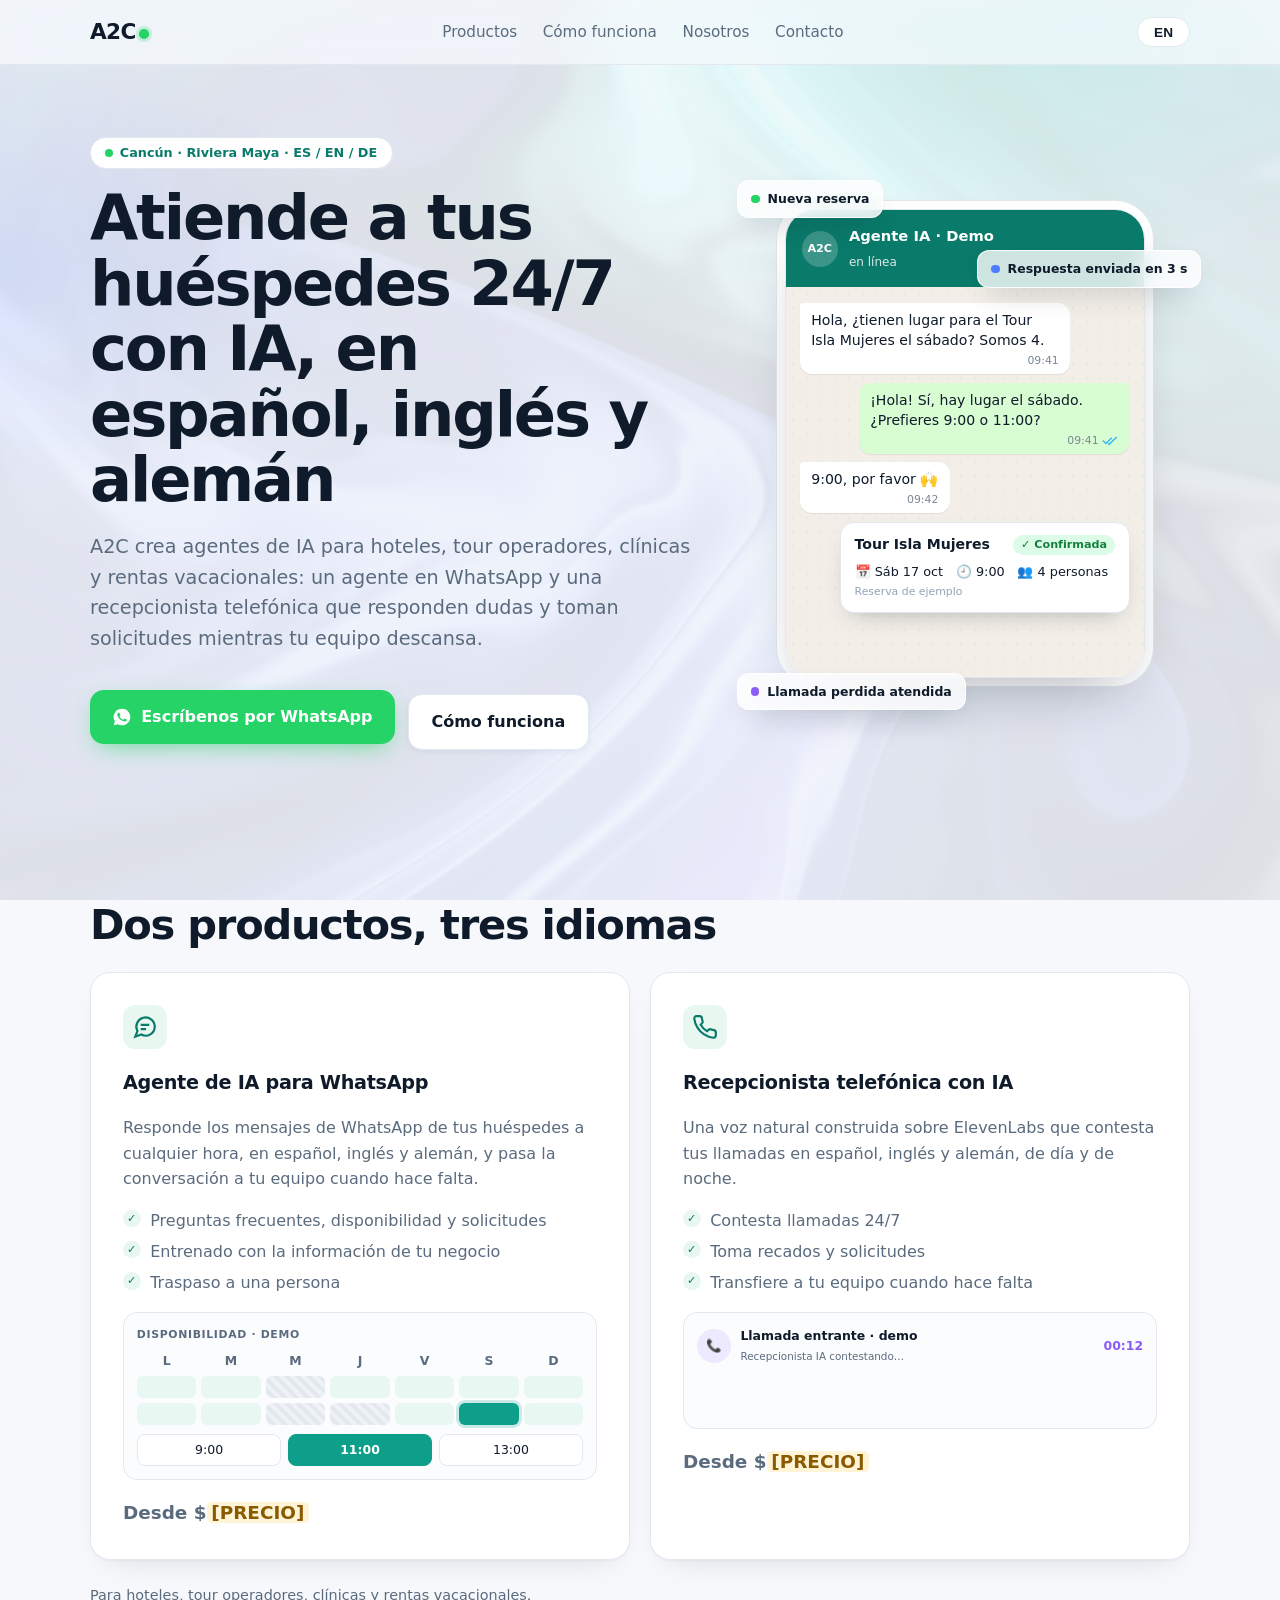
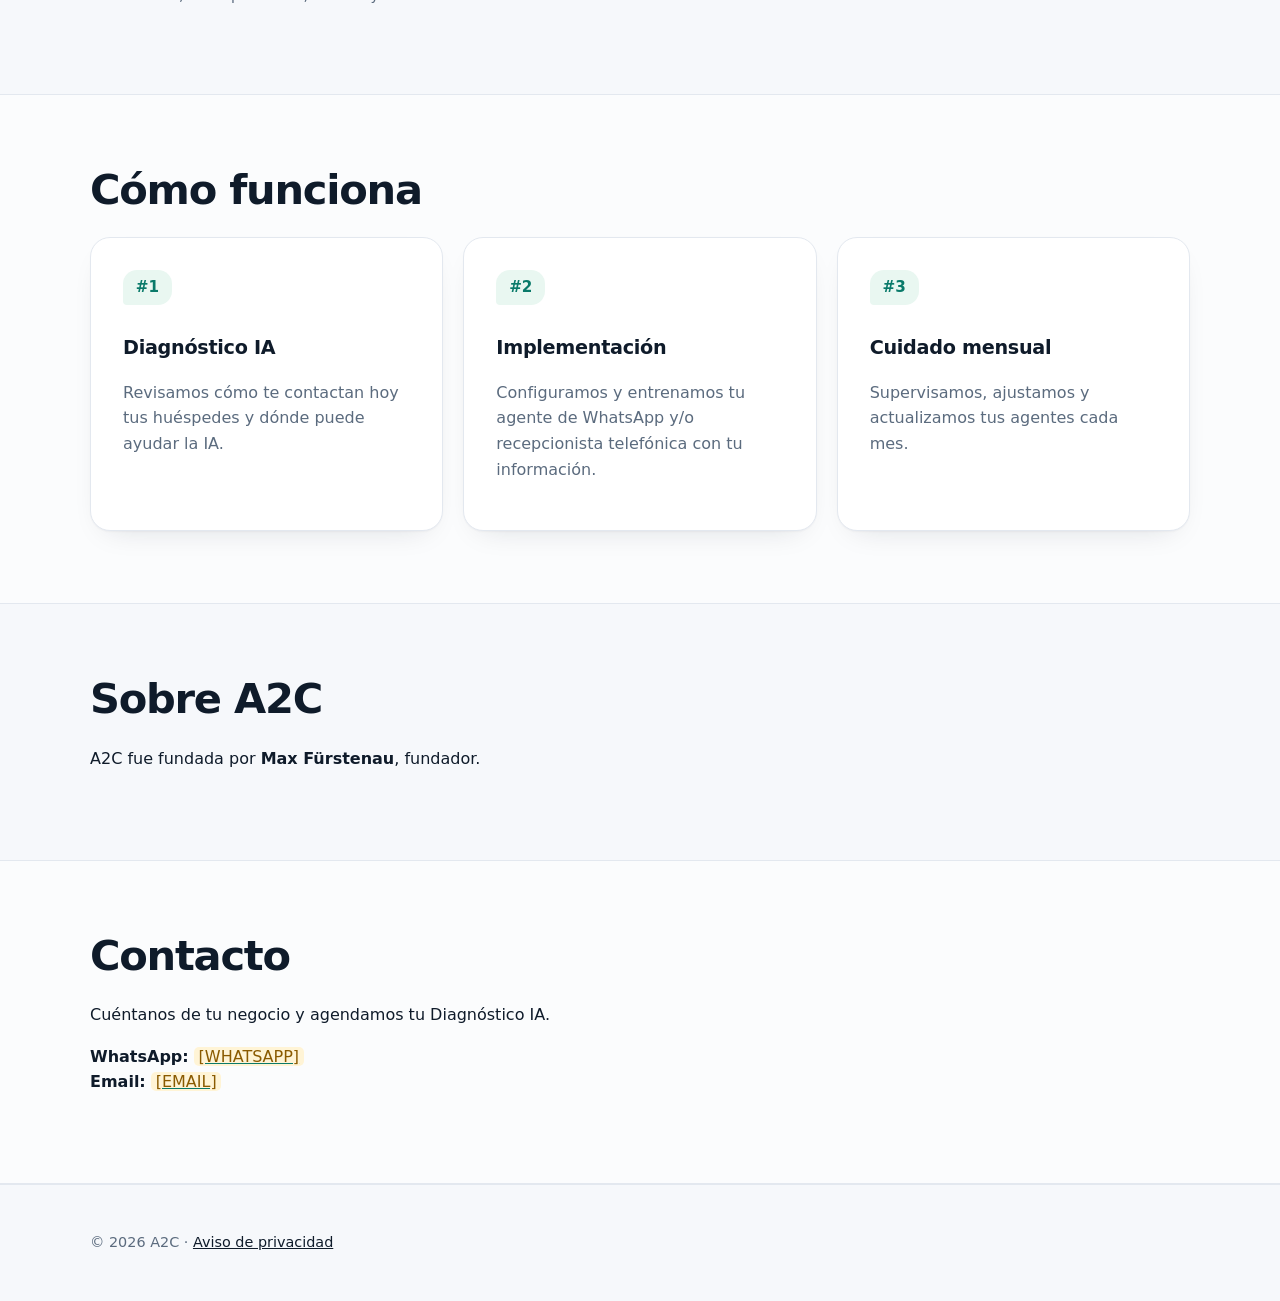
<file: index.html>
<!doctype html>
<html lang="es">
<head>
<meta charset="utf-8">
<meta name="robots" content="noindex,nofollow"><meta name="viewport" content="width=device-width,initial-scale=1">
<title>A2C · Agentes de IA para turismo en Cancún y la Riviera Maya</title>
<meta name="title-es" content="A2C · Agentes de IA para turismo en Cancún y la Riviera Maya">
<meta name="title-en" content="A2C · AI agents for tourism in Cancún and the Riviera Maya">
<meta name="description" content="A2C ayuda a hoteles, tour operadores, clínicas y rentas en Cancún y la Riviera Maya a atender a sus huéspedes 24/7 con un agente de IA en WhatsApp y una recepcionista telefónica con IA, en español, inglés y alemán.">
<!-- Dominio final: a2c.dev -->
<link rel="canonical" href="https://a2c.dev/">
<!-- hreflang: el sitio es una sola URL con cambio de idioma por JS. Si en el futuro se crean URLs separadas (p. ej. /en/), añadir:
<link rel="alternate" hreflang="es-MX" href="https://a2c.dev/">
<link rel="alternate" hreflang="en" href="https://a2c.dev/en/">
<link rel="alternate" hreflang="x-default" href="https://a2c.dev/"> -->
<link rel="icon" href="favicon.svg" type="image/svg+xml">
<meta name="theme-color" content="#f6f8fb">
<meta property="og:type" content="website">
<meta property="og:site_name" content="A2C">
<meta property="og:locale" content="es_MX"><meta property="og:locale:alternate" content="en_US">
<meta property="og:title" content="A2C · Agentes de IA para turismo en Cancún y la Riviera Maya">
<meta property="og:description" content="Atiende a tus huéspedes 24/7 por WhatsApp y teléfono con IA, en español, inglés y alemán.">
<meta property="og:url" content="https://a2c.dev/">
<meta property="og:image" content="https://a2c.dev/[OG-IMAGE].png">
<meta name="twitter:card" content="summary_large_image">
<meta name="twitter:title" content="A2C · Agentes de IA para turismo">
<meta name="twitter:description" content="Agente de IA en WhatsApp y recepcionista telefónica con IA para turismo en Cancún y la Riviera Maya.">
<meta name="twitter:image" content="https://a2c.dev/[OG-IMAGE].png">
<link rel="stylesheet" href="style.css">
<script src="fx.js" defer></script>
<script src="i18n.js" defer></script>
<script type="application/ld+json">
{"@context":"https://schema.org","@type":"ProfessionalService","name":"A2C","url":"https://a2c.dev/","description":"Agencia de IA: agente de WhatsApp con IA y recepcionista telefónica con IA para negocios turísticos.","areaServed":[{"@type":"Place","name":"Cancún"},{"@type":"Place","name":"Riviera Maya"}],"availableLanguage":["es","en","de"],"founder":{"@type":"Person","name":"Max Fürstenau","jobTitle":"Fundador"},"email":"[EMAIL]","makesOffer":[{"@type":"Offer","itemOffered":{"@type":"Service","name":"Agente de IA para WhatsApp"}},{"@type":"Offer","itemOffered":{"@type":"Service","name":"Recepcionista telefónica con IA (ElevenLabs)"}}]}
</script>
</head>
<body>
<canvas id="bg" aria-hidden="true"></canvas><div class="bg-fallback" aria-hidden="true"></div>
<a class="skip" href="#main" data-es data-en="Skip to content">Saltar al contenido</a>
<header><div class="w nav">
<a class="logo" href="#top" aria-label="A2C">A2C</a>
<nav class="links" aria-label="Principal">
<a href="#productos" data-es data-en="Products">Productos</a><a href="#como" data-es data-en="How it works">Cómo funciona</a><a href="#nosotros" data-es data-en="About">Nosotros</a><a href="#contacto" data-es data-en="Contact">Contacto</a>
</nav>
<button id="lang" class="lang" type="button" aria-label="Switch to English">EN</button>
</div></header>
<main id="main">
<section class="hero" id="top"><div class="w hero-grid"><div class="hero-copy">
<span class="tag" data-es data-en="Cancún · Riviera Maya · ES / EN / DE">Cancún · Riviera Maya · ES / EN / DE</span>
<h1 class="split" data-es data-en="Answer your guests 24/7 with AI, in Spanish, English and German">Atiende a tus huéspedes 24/7 con IA, en español, inglés y alemán</h1>
<p class="lead blur-in" data-es data-en="A2C builds AI agents for hotels, tour operators, clinics and vacation rentals: a WhatsApp agent and a phone receptionist that answer questions and take requests while your team rests.">A2C crea agentes de IA para hoteles, tour operadores, clínicas y rentas vacacionales: un agente en WhatsApp y una recepcionista telefónica que responden dudas y toman solicitudes mientras tu equipo descansa.</p>
<a class="btn magnetic" href="https://wa.me/[WHATSAPP]?text=Hola%20A2C%2C%20quiero%20un%20Diagn%C3%B3stico%20IA" data-en-href="https://wa.me/[WHATSAPP]?text=Hi%20A2C%2C%20I%27d%20like%20an%20AI%20Diagnosis" data-es-href="https://wa.me/[WHATSAPP]?text=Hola%20A2C%2C%20quiero%20un%20Diagn%C3%B3stico%20IA"><svg width="20" height="20" viewBox="0 0 24 24" fill="currentColor" aria-hidden="true"><path d="M12 2a10 10 0 0 0-8.6 15.1L2 22l5-1.3A10 10 0 1 0 12 2zm5.3 14.1c-.2.6-1.3 1.2-1.8 1.2-.5.1-1 .2-3.3-.7-2.8-1.1-4.5-4-4.7-4.2-.1-.2-1.1-1.5-1.1-2.8s.7-2 1-2.3c.2-.3.5-.3.7-.3h.5c.2 0 .4 0 .6.5l.8 2c.1.2.1.3 0 .5l-.4.6-.3.4c-.1.1-.3.3-.1.6.2.3.8 1.3 1.7 2.1 1.2 1 2.1 1.3 2.4 1.5.3.1.5.1.6-.1l.9-1c.2-.3.4-.2.7-.1l1.9.9c.3.1.5.2.5.3.1.2.1.7-.1 1.3z"/></svg><span data-es data-en="Talk on WhatsApp">Escríbenos por WhatsApp</span></a>
<a class="btn o" href="#como" data-es data-en="How it works">Cómo funciona</a>
</div><div class="demo-wrap" aria-hidden="true">
<div class="phone"><div class="ph-top"><span class="av">A2C</span><div><b><span data-es data-en="AI agent · Demo">Agente IA · Demo</span></b><small><span data-es data-en="online">en línea</span></small></div></div>
<div class="thread" id="thread">
<div class="msg in m1"><span data-es data-en="Hi, do you have space on the Tour Isla Mujeres on Saturday? We're 4.">Hola, ¿tienen lugar para el Tour Isla Mujeres el sábado? Somos 4.</span><i>09:41</i></div>
<div class="typing m2"><span></span><span></span><span></span></div>
<div class="msg out m3"><span data-es data-en="Hi! Yes, Saturday is available. Would you prefer 9:00 or 11:00?">¡Hola! Sí, hay lugar el sábado. ¿Prefieres 9:00 o 11:00?</span><i>09:41 <svg class="tk" viewBox="0 0 18 12" aria-hidden="true"><path d="M1 6l3.5 3.5L11 3M7 9.5L8 10.5 16.5 2" fill="none" stroke="currentColor" stroke-width="1.6"/></svg></i></div>
<div class="msg in m4"><span data-es data-en="9:00, please 🙌">9:00, por favor 🙌</span><i>09:42</i></div>
<div class="typing m5"><span></span><span></span><span></span></div>
<div class="bk m6"><div class="bk-h"><b>Tour Isla Mujeres</b><span class="ok">✓ <span data-es data-en="Confirmed">Confirmada</span></span></div>
<div class="bk-r"><span>📅 <span data-es data-en="Sat Oct 17">Sáb 17 oct</span></span><span>🕘 9:00</span><span>👥 <span data-es data-en="4 people">4 personas</span></span></div><small><span data-es data-en="Example booking">Reserva de ejemplo</span></small></div>
</div></div>
<div class="toast t1"><span class="dot g"></span><span data-es data-en="New booking">Nueva reserva</span></div>
<div class="toast t2"><span class="dot b"></span><span data-es data-en="Reply sent in 3s">Respuesta enviada en 3 s</span></div>
<div class="toast t3"><span class="dot v"></span><span data-es data-en="Missed call answered">Llamada perdida atendida</span></div>
</div></div></section>

<section id="productos"><div class="w">
<h2 data-es data-en="Two products, three languages">Dos productos, tres idiomas</h2>
<div class="grid g2">
<article class="card reveal">
<svg class="ic" viewBox="0 0 24 24" fill="none" stroke="currentColor" stroke-width="2" aria-hidden="true"><path d="M21 11.5a8.4 8.4 0 0 1-12.5 7.4L3 21l2-5.3A8.5 8.5 0 1 1 21 11.5z"/><path d="M8 10h8M8 14h5"/></svg>
<h3 data-es data-en="AI agent for WhatsApp">Agente de IA para WhatsApp</h3>
<p data-es data-en="Replies to your guests' WhatsApp messages at any hour, in Spanish, English and German, and hands the conversation to your team when needed.">Responde los mensajes de WhatsApp de tus huéspedes a cualquier hora, en español, inglés y alemán, y pasa la conversación a tu equipo cuando hace falta.</p>
<ul class="chk"><li data-es data-en="Frequent questions, availability and requests">Preguntas frecuentes, disponibilidad y solicitudes</li><li data-es data-en="Trained on your business information">Entrenado con la información de tu negocio</li><li data-es data-en="Hand-off to a human">Traspaso a una persona</li></ul>
<div class="mock slots" aria-hidden="true"><div class="mock-h"><span data-es data-en="Availability · demo">Disponibilidad · demo</span></div><div class="days"><span data-es data-en="M">L</span><span data-es data-en="T">M</span><span data-es data-en="W">M</span><span data-es data-en="T">J</span><span data-es data-en="F">V</span><span data-es data-en="S">S</span><span data-es data-en="S">D</span></div><div class="cells"><span class="c"></span><span class="c"></span><span class="c full"></span><span class="c"></span><span class="c"></span><span class="c"></span><span class="c"></span><span class="c"></span><span class="c"></span><span class="c full"></span><span class="c full"></span><span class="c"></span><span class="c pick"></span><span class="c"></span></div><div class="times"><span>9:00</span><span class="pick">11:00</span><span>13:00</span></div></div><p class="price" data-es data-en="From $<span class='ph'>[PRICE]</span>">Desde $<span class="ph">[PRECIO]</span></p>
</article>
<article class="card reveal">
<svg class="ic" viewBox="0 0 24 24" fill="none" stroke="currentColor" stroke-width="2" aria-hidden="true"><path d="M22 16.9v3a2 2 0 0 1-2.2 2 19.8 19.8 0 0 1-8.6-3.1 19.5 19.5 0 0 1-6-6A19.8 19.8 0 0 1 2.1 4.2 2 2 0 0 1 4.1 2h3a2 2 0 0 1 2 1.7c.1 1 .4 1.9.7 2.8a2 2 0 0 1-.5 2.1L8 9.9a16 16 0 0 0 6 6l1.3-1.3a2 2 0 0 1 2.1-.4c.9.3 1.8.6 2.8.7a2 2 0 0 1 1.7 2z"/></svg>
<h3 data-es data-en="AI phone receptionist">Recepcionista telefónica con IA</h3>
<p data-es data-en="A natural voice built on ElevenLabs that answers your calls in Spanish, English and German, day and night.">Una voz natural construida sobre ElevenLabs que contesta tus llamadas en español, inglés y alemán, de día y de noche.</p>
<ul class="chk"><li data-es data-en="Answers calls 24/7">Contesta llamadas 24/7</li><li data-es data-en="Takes messages and requests">Toma recados y solicitudes</li><li data-es data-en="Transfers to your team when needed">Transfiere a tu equipo cuando hace falta</li></ul>
<div class="mock call" aria-hidden="true"><div class="call-h"><span class="ring">📞</span><div><b><span data-es data-en="Incoming call · demo">Llamada entrante · demo</span></b><small><span data-es data-en="AI receptionist answering…">Recepcionista IA contestando…</span></small></div><span class="live">00:12</span></div><div class="wave"><i style="--d:0"></i><i style="--d:1"></i><i style="--d:2"></i><i style="--d:3"></i><i style="--d:4"></i><i style="--d:5"></i><i style="--d:6"></i><i style="--d:7"></i><i style="--d:8"></i><i style="--d:9"></i><i style="--d:10"></i><i style="--d:11"></i><i style="--d:12"></i><i style="--d:13"></i><i style="--d:14"></i><i style="--d:15"></i><i style="--d:16"></i><i style="--d:17"></i><i style="--d:18"></i><i style="--d:19"></i><i style="--d:20"></i><i style="--d:21"></i><i style="--d:22"></i><i style="--d:23"></i><i style="--d:24"></i><i style="--d:25"></i><i style="--d:26"></i><i style="--d:27"></i></div></div><p class="price" data-es data-en="From $<span class='ph'>[PRICE]</span>">Desde $<span class="ph">[PRECIO]</span></p>
</article>
</div>
<p class="note" data-es data-en="For hotels, tour operators, clinics and vacation rentals.">Para hoteles, tour operadores, clínicas y rentas vacacionales.</p>
</div></section>

<section id="como" class="alt"><div class="w">
<h2 data-es data-en="How it works">Cómo funciona</h2>
<div class="grid g3">
<div class="card step reveal"><div class="num">1</div><div><h3 data-es data-en="AI Diagnosis">Diagnóstico IA</h3><p data-es data-en="We review how your guests contact you today and where AI can help.">Revisamos cómo te contactan hoy tus huéspedes y dónde puede ayudar la IA.</p></div></div>
<div class="card step reveal"><div class="num">2</div><div><h3 data-es data-en="Setup">Implementación</h3><p data-es data-en="We configure and train your WhatsApp agent and/or phone receptionist with your information.">Configuramos y entrenamos tu agente de WhatsApp y/o recepcionista telefónica con tu información.</p></div></div>
<div class="card step reveal"><div class="num">3</div><div><h3 data-es data-en="Monthly care">Cuidado mensual</h3><p data-es data-en="We monitor, adjust and update your agents every month.">Supervisamos, ajustamos y actualizamos tus agentes cada mes.</p></div></div>
</div></div></section>

<section id="nosotros"><div class="w">
<h2 data-es data-en="About A2C">Sobre A2C</h2>
<p data-es data-en="A2C was founded by <strong>Max Fürstenau</strong>, founder.">A2C fue fundada por <strong>Max Fürstenau</strong>, fundador.</p>
</div></section>

<section id="contacto" class="alt"><div class="w">
<h2 data-es data-en="Contact">Contacto</h2>
<p data-es data-en="Tell us about your business and we'll schedule your AI Diagnosis.">Cuéntanos de tu negocio y agendamos tu Diagnóstico IA.</p>
<p><strong>WhatsApp:</strong> <a href="https://wa.me/[WHATSAPP]"><span class="ph">[WHATSAPP]</span></a><br>
<strong>Email:</strong> <a href="mailto:[EMAIL]"><span class="ph">[EMAIL]</span></a></p>
</div></section>
</main>
<footer><div class="w">
<p>© 2026 A2C · <a href="aviso-de-privacidad.html" data-es data-en="Privacy notice">Aviso de privacidad</a></p>
</div></footer>
</body></html>
</file>
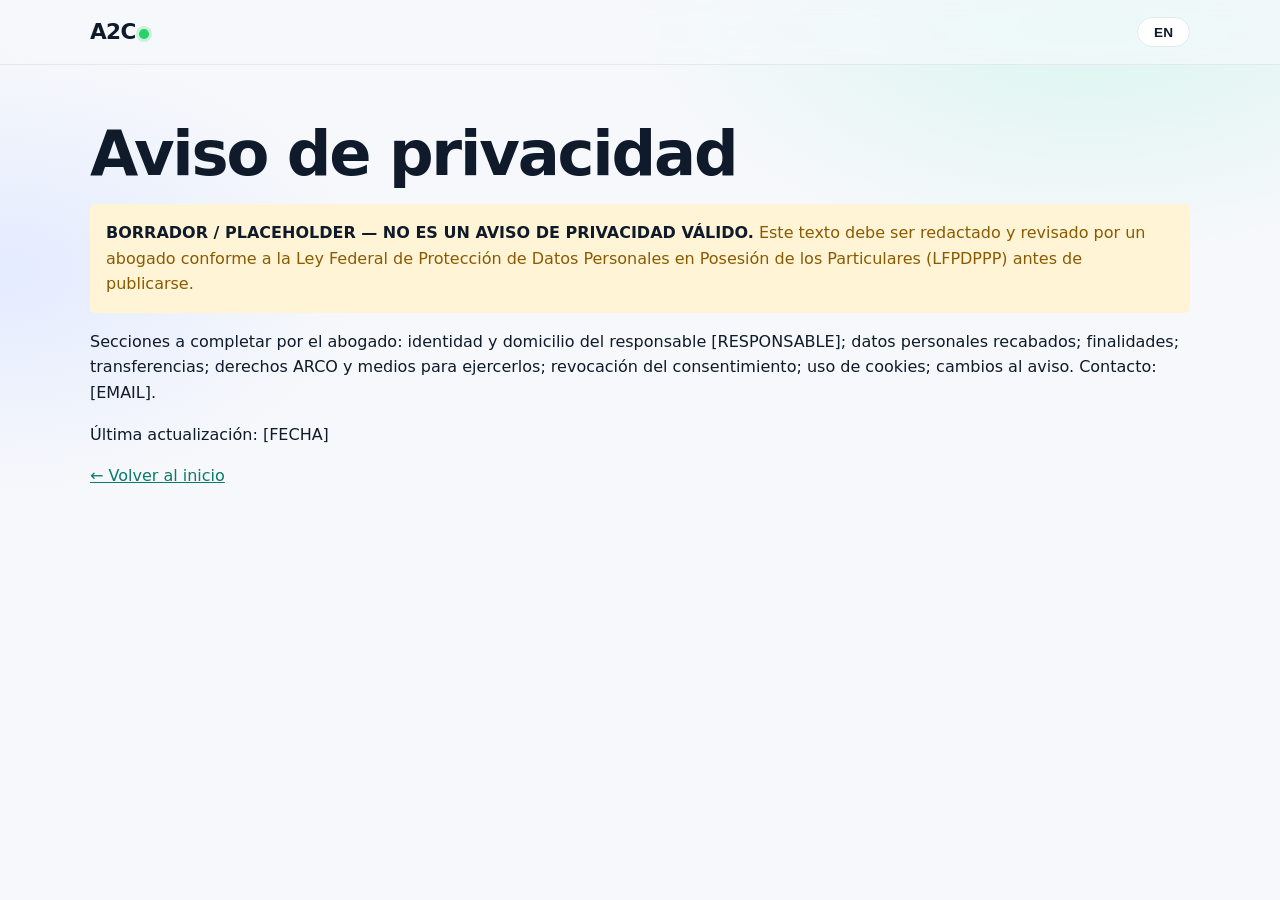
<file: aviso-de-privacidad.html>
<!doctype html>
<html lang="es"><head><meta charset="utf-8"><meta name="viewport" content="width=device-width,initial-scale=1">
<title>Aviso de privacidad · A2C</title><meta name="robots" content="noindex">
<meta name="title-es" content="Aviso de privacidad · A2C"><meta name="title-en" content="Privacy notice · A2C">
<link rel="canonical" href="https://a2c.dev/aviso-de-privacidad.html"><link rel="icon" href="favicon.svg" type="image/svg+xml">
<link rel="stylesheet" href="style.css"><script src="i18n.js" defer></script></head>
<body><div class="bg-fallback" aria-hidden="true"></div><header><div class="w nav"><a class="logo" href="index.html">A2C</a><button id="lang" class="lang" type="button">EN</button></div></header>
<main class="w" style="padding:2.5rem 1.25rem">
<h1 data-es data-en="Privacy notice">Aviso de privacidad</h1>
<p class="ph" style="display:block;padding:1rem" data-es data-en="<strong>PLACEHOLDER — NOT A VALID PRIVACY NOTICE.</strong> This text must be drafted and reviewed by a lawyer in accordance with Mexico's Federal Law on the Protection of Personal Data Held by Private Parties (LFPDPPP) before publishing."><strong>BORRADOR / PLACEHOLDER — NO ES UN AVISO DE PRIVACIDAD VÁLIDO.</strong> Este texto debe ser redactado y revisado por un abogado conforme a la Ley Federal de Protección de Datos Personales en Posesión de los Particulares (LFPDPPP) antes de publicarse.</p>
<p data-es data-en="Sections to be completed by the lawyer: identity and address of the data controller [RESPONSIBLE PARTY]; personal data collected; purposes; transfers; ARCO rights and how to exercise them; revocation of consent; use of cookies; changes to the notice. Contact: [EMAIL].">Secciones a completar por el abogado: identidad y domicilio del responsable [RESPONSABLE]; datos personales recabados; finalidades; transferencias; derechos ARCO y medios para ejercerlos; revocación del consentimiento; uso de cookies; cambios al aviso. Contacto: [EMAIL].</p>
<p data-es data-en="Last updated: [DATE]">Última actualización: [FECHA]</p>
<p><a href="index.html" data-es data-en="← Back to home">← Volver al inicio</a></p></main></body></html>
</file>
<file: style.css>
:root{--bg:#f6f8fb;--t:#0f1b2a;--m:#5b6b7e;--p:#0e9f8a;--pd:#0a7a6a;--wa:#25d366;--b:#4f7cff;--v:#8b5cf6;--line:#e3e8ef;--card:#fff;--chat:#e9f7f1}
*{box-sizing:border-box}html{scroll-behavior:smooth;background:var(--bg)}
body{margin:0;font-family:"Inter",ui-sans-serif,system-ui,-apple-system,"Segoe UI",Roboto,sans-serif;color:var(--t);line-height:1.6;-webkit-font-smoothing:antialiased}
a{color:var(--pd)}img,svg{max-width:100%}
#bg{position:fixed;inset:0;width:100%;height:100%;z-index:-2;pointer-events:none;opacity:.13}
.bg-fallback{position:fixed;inset:0;z-index:-3;pointer-events:none;background:radial-gradient(50% 40% at 85% 0,#d9f5ee,transparent 70%),radial-gradient(40% 35% at 0 30%,#e4ebff,transparent 70%),var(--bg)}
.skip{position:absolute;left:-999px}.skip:focus{left:1rem;top:1rem;background:#fff;padding:.5rem;z-index:9}
.w{max-width:1140px;margin:0 auto;padding:0 1.25rem}
header{position:sticky;top:0;z-index:5;background:rgba(246,248,251,.75);backdrop-filter:blur(14px) saturate(160%);-webkit-backdrop-filter:blur(14px) saturate(160%);border-bottom:1px solid var(--line)}
.nav{display:flex;align-items:center;justify-content:space-between;gap:1rem;height:64px}
.logo{font-weight:800;font-size:1.35rem;text-decoration:none;letter-spacing:-.03em;color:var(--t)}.logo::after{content:"";display:inline-block;width:.45em;height:.45em;margin-left:.15em;border-radius:50%;background:var(--wa);box-shadow:0 0 0 3px rgba(37,211,102,.2)}
.links{display:none;gap:1.6rem}.links a{text-decoration:none;color:var(--m);font-size:.95rem}.links a:hover{color:var(--t)}
.lang{border:1px solid var(--line);background:#fff;color:var(--t);font-weight:600;border-radius:999px;padding:.4rem 1rem;cursor:pointer;font-size:.85rem}.lang:hover{border-color:var(--p)}
.lang:focus-visible,.btn:focus-visible,a:focus-visible{outline:2px solid var(--b);outline-offset:3px}
.hero{padding:3rem 0 3.5rem}
.hero-grid{display:grid;gap:2.5rem;align-items:center}
h1{font-size:clamp(2.1rem,6.5vw,3.9rem);line-height:1.05;letter-spacing:-.035em;font-weight:750;margin:1rem 0 1.1rem}
h2{font-size:clamp(1.7rem,4.5vw,2.6rem);letter-spacing:-.03em;line-height:1.1;margin:0 0 1.5rem}
.lead{font-size:clamp(1.05rem,2.2vw,1.2rem);color:var(--m);max-width:36em;margin-bottom:1.8rem}
.tag{display:inline-flex;align-items:center;gap:.4rem;background:#fff;border:1px solid var(--line);border-radius:999px;padding:.3rem .9rem;font-size:.8rem;color:var(--pd);font-weight:600}
.tag::before{content:"";width:.5rem;height:.5rem;border-radius:50%;background:var(--wa);animation:pulse 2s infinite}
@keyframes pulse{50%{box-shadow:0 0 0 5px rgba(37,211,102,.15)}}
.btn{display:inline-flex;align-items:center;gap:.55rem;color:#fff;text-decoration:none;font-weight:700;padding:.9rem 1.4rem;border-radius:14px;margin:.4rem .5rem 0 0;background:var(--wa);box-shadow:0 8px 24px -8px rgba(37,211,102,.7);transition:box-shadow .3s,transform .2s;will-change:transform}
.btn:hover{box-shadow:0 12px 32px -6px rgba(37,211,102,.85)}
.btn.o{background:#fff;color:var(--t);border:1px solid var(--line);box-shadow:0 2px 6px rgba(15,27,42,.05)}
section{padding:4.5rem 0}#como,#contacto{background:rgba(255,255,255,.6);border-block:1px solid var(--line)}
.grid{display:grid;gap:1.25rem}
.card{position:relative;background:var(--card);border:1px solid var(--line);border-radius:20px;padding:1.6rem;box-shadow:0 1px 2px rgba(15,27,42,.04),0 12px 32px -18px rgba(15,27,42,.18)}
.card h3{margin:.75rem 0 .4rem;font-size:1.2rem;letter-spacing:-.015em}.card p,.card li{color:var(--m)}
.ic{width:44px;height:44px;color:var(--pd);padding:9px;border-radius:12px;background:var(--chat)}
.price{font-weight:700;color:var(--t);font-size:1.15rem;margin-bottom:0}
ul.chk{padding-left:0;list-style:none}ul.chk li{padding-left:1.7rem;position:relative;margin:.35rem 0}
ul.chk li::before{content:"✓";position:absolute;left:0;top:.15em;width:1.1rem;height:1.1rem;border-radius:50%;background:var(--chat);color:var(--pd);font-size:.7rem;font-weight:800;display:grid;place-items:center}
.ph{background:#fff4d6;color:#8a5a00;padding:0 .3rem;border-radius:5px}
.step{display:flex;gap:1rem}
.num{flex:0 0 auto;align-self:flex-start;padding:.35rem .8rem;border-radius:14px 14px 14px 4px;background:var(--chat);color:var(--pd);font-weight:800;font-size:.95rem}
.num::before{content:"#"}
footer{border-top:1px solid var(--line);color:var(--m);padding:2rem 0;font-size:.9rem}footer a{color:var(--t)}
.note{font-size:.9rem;color:var(--m);margin-top:1.5rem}strong{color:var(--t)}
/* demo chat */
.demo-wrap{position:relative;max-width:360px;width:100%;margin:0 auto;padding:1rem 0}
.phone{background:#fff;border:1px solid var(--line);border-radius:30px;box-shadow:0 30px 60px -25px rgba(15,27,42,.35),0 0 0 8px #fff,0 0 0 9px var(--line);overflow:hidden}
.ph-top{display:flex;gap:.7rem;align-items:center;padding:.9rem 1rem;background:var(--pd);color:#fff}
.ph-top b{display:block;font-size:.92rem}.ph-top small{opacity:.85;font-size:.75rem}
.av{width:36px;height:36px;border-radius:50%;background:rgba(255,255,255,.2);display:grid;place-items:center;font-size:.7rem;font-weight:800}
.thread{padding:1rem .9rem 1.1rem;min-height:390px;display:flex;flex-direction:column;gap:.55rem;background:#f3efe8 radial-gradient(rgba(0,0,0,.035) 1px,transparent 1px) 0 0/14px 14px;font-size:.88rem;line-height:1.4}
.msg{max-width:82%;padding:.5rem .7rem .35rem;border-radius:12px;box-shadow:0 1px 1px rgba(0,0,0,.08)}
.msg i{display:flex;justify-content:flex-end;align-items:center;gap:.2rem;font-style:normal;font-size:.68rem;color:#7a8794;margin-top:.15rem}
.msg.in{background:#fff;align-self:flex-start;border-top-left-radius:4px}
.msg.out{background:#d9fdd3;align-self:flex-end;border-top-right-radius:4px}
.tk{width:16px;height:11px;color:#34b7f1}
.typing{align-self:flex-end;background:#d9fdd3;border-radius:12px;padding:.6rem .75rem;display:flex;gap:4px}
.typing span{width:6px;height:6px;border-radius:50%;background:#6b8f7a;animation:dot 1s infinite}
.typing span:nth-child(2){animation-delay:.15s}.typing span:nth-child(3){animation-delay:.3s}
@keyframes dot{0%,60%,100%{transform:none;opacity:.5}30%{transform:translateY(-4px);opacity:1}}
.bk{align-self:flex-end;width:88%;background:#fff;border-radius:14px;padding:.75rem .85rem;border:1px solid var(--line);box-shadow:0 10px 24px -12px rgba(15,27,42,.35)}
.bk-h{display:flex;justify-content:space-between;align-items:center;gap:.5rem;margin-bottom:.45rem}
.ok{background:#dcfce7;color:#15803d;font-size:.7rem;font-weight:700;padding:.15rem .5rem;border-radius:999px;white-space:nowrap}
.bk-r{display:flex;flex-wrap:wrap;gap:.35rem .8rem;font-size:.8rem;color:var(--t)}.bk small{color:#94a3b8;font-size:.68rem}
.toast{position:absolute;display:flex;align-items:center;gap:.5rem;background:rgba(255,255,255,.8);backdrop-filter:blur(12px);-webkit-backdrop-filter:blur(12px);border:1px solid rgba(255,255,255,.9);box-shadow:0 12px 30px -12px rgba(15,27,42,.3);border-radius:12px;padding:.5rem .8rem;font-size:.78rem;font-weight:600;white-space:nowrap}
.t1{top:-.4rem;left:-.25rem}.t2{bottom:-.6rem;right:-.25rem}.t3{display:none}.demo-wrap{padding:1.6rem 0}
.dot{width:.55rem;height:.55rem;border-radius:50%}.dot.g{background:var(--wa)}.dot.b{background:var(--b)}.dot.v{background:var(--v)}
/* sequenced animation (JS adds .play; without JS/reduced motion everything is visible) */
.play .m1,.play .m2,.play .m3,.play .m4,.play .m5,.play .m6,.play .toast{opacity:0;animation:pop .45s cubic-bezier(.2,.8,.2,1.2) forwards}
.play .m1{animation-delay:.4s}.play .m2{animation:pop .3s 1.4s forwards,hide .2s 2.6s forwards}.play .m3{animation-delay:2.8s}
.play .m4{animation-delay:4.2s}.play .m5{animation:pop .3s 5.2s forwards,hide .2s 6.3s forwards}.play .m6{animation-delay:6.5s}
.play .t2{animation-delay:3.1s}.play .t1{animation-delay:7s}.play .t3{animation-delay:8s}
@keyframes pop{from{opacity:0;transform:translateY(10px) scale(.96)}to{opacity:1;transform:none}}
@keyframes hide{to{opacity:0;height:0;padding:0;margin:-.275rem 0}}
.typing{opacity:0;height:0;padding:0;margin:-.275rem 0;overflow:hidden}.play .typing{height:auto;padding:.6rem .75rem;margin:0}
/* mock widgets in product cards */
.mock{margin:1rem 0;border:1px solid var(--line);border-radius:14px;padding:.8rem;background:#fbfcfe;font-size:.78rem}
.mock-h{font-weight:700;color:var(--m);margin-bottom:.5rem;text-transform:uppercase;letter-spacing:.06em;font-size:.68rem}
.days,.cells{display:grid;grid-template-columns:repeat(7,1fr);gap:.3rem;text-align:center}.days{color:var(--m);font-weight:600;margin-bottom:.3rem}
.cells .c{height:22px;border-radius:6px;background:#e8f7f2}.cells .full{background:repeating-linear-gradient(45deg,#eef1f5 0 4px,#e3e8ef 4px 8px)}
.cells .pick{background:var(--p);box-shadow:0 0 0 3px rgba(14,159,138,.2);animation:pulse2 2.4s infinite}
@keyframes pulse2{50%{box-shadow:0 0 0 6px rgba(14,159,138,.08)}}
.times{display:flex;gap:.4rem;margin-top:.6rem}.times span{flex:1;text-align:center;border:1px solid var(--line);border-radius:8px;padding:.3rem;background:#fff}
.times .pick{background:var(--p);color:#fff;border-color:var(--p);font-weight:700}
.call-h{display:flex;align-items:center;gap:.6rem}.call-h b{display:block}.call-h small{color:var(--m)}
.ring{width:34px;height:34px;border-radius:50%;background:#ede9fe;display:grid;place-items:center;animation:pulse3 1.6s infinite}
@keyframes pulse3{50%{box-shadow:0 0 0 6px rgba(139,92,246,.12)}}
.live{margin-left:auto;font-variant-numeric:tabular-nums;color:var(--v);font-weight:700}
.wave{display:flex;align-items:center;gap:3px;height:40px;margin-top:.6rem}
.wave i{flex:1;border-radius:2px;background:linear-gradient(var(--v),var(--b));height:calc(20% + (var(--d)*37%) % 80%);animation:wv 1.1s ease-in-out infinite alternate;animation-delay:calc(var(--d)*-90ms)}
@keyframes wv{to{transform:scaleY(.35)}}
/* text animations */
.split .wd{display:inline-block;white-space:nowrap}
.split .ch{display:inline-block;opacity:0;filter:blur(8px);transform:translateY(.35em);animation:chIn .7s cubic-bezier(.2,.7,.2,1) forwards;animation-delay:calc(var(--i)*14ms)}
@keyframes chIn{to{opacity:1;filter:blur(0);transform:none}}
.blur-in{animation:chIn .9s .4s cubic-bezier(.2,.7,.2,1) both}
.js .reveal{opacity:0;transform:translateY(20px);transition:opacity .7s,transform .7s cubic-bezier(.2,.7,.2,1)}.js .reveal.in{opacity:1;transform:none}
@media(min-width:760px){.links{display:flex}.g2{grid-template-columns:1fr 1fr}.g3{grid-template-columns:repeat(3,1fr)}.step{flex-direction:column}.card{padding:2rem}}
@media(min-width:980px){.hero{padding:4.5rem 0 5rem}.hero-grid{grid-template-columns:1.15fr .85fr}.t1{top:-.2rem;left:-3rem}.t2{top:4.2rem;bottom:auto;right:-3.5rem}.t3{display:flex;bottom:-.4rem;left:-3rem}}
@media(prefers-reduced-motion:reduce){*,*::before,*::after{animation:none!important;transition:none!important}html{scroll-behavior:auto}.split .ch,.blur-in,.js .reveal{opacity:1!important;filter:none!important;transform:none!important}}
@supports not ((backdrop-filter:blur(1px)) or (-webkit-backdrop-filter:blur(1px))){header,.toast{background:#fff}}
</file>
